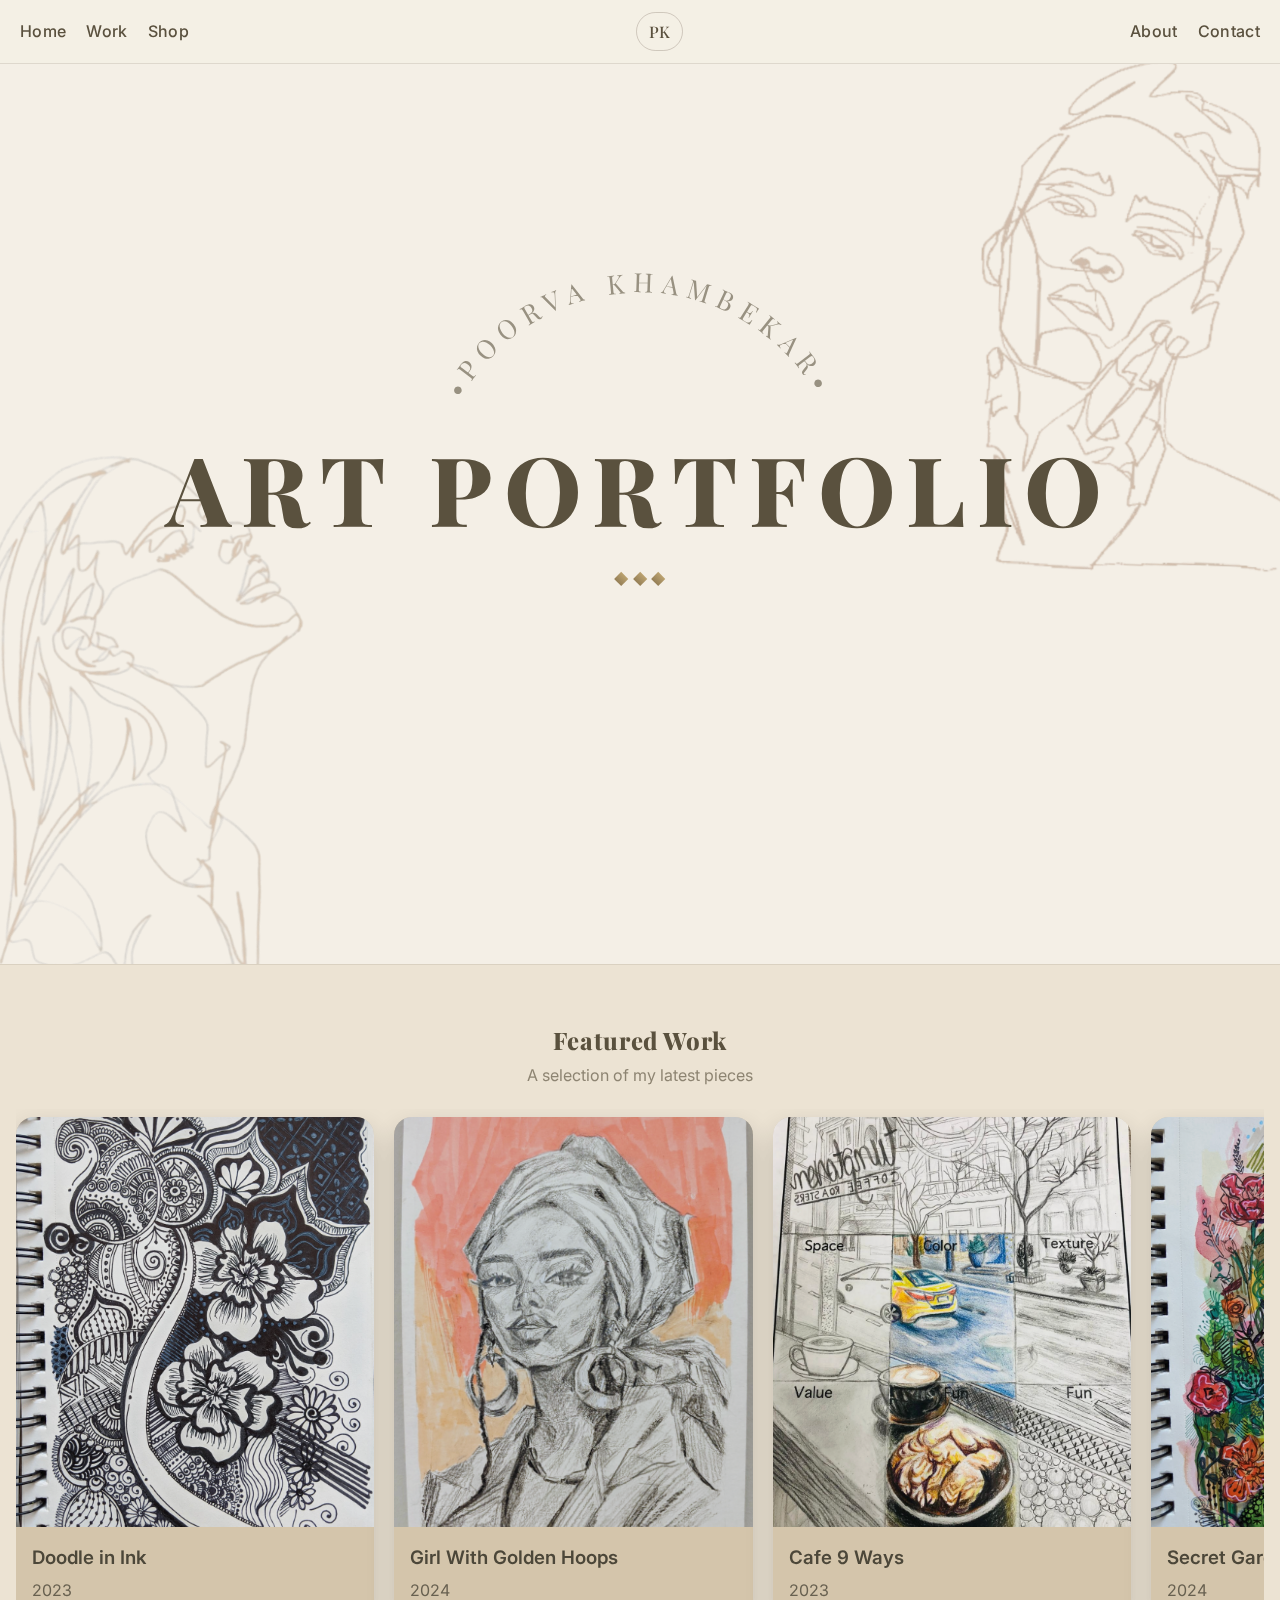
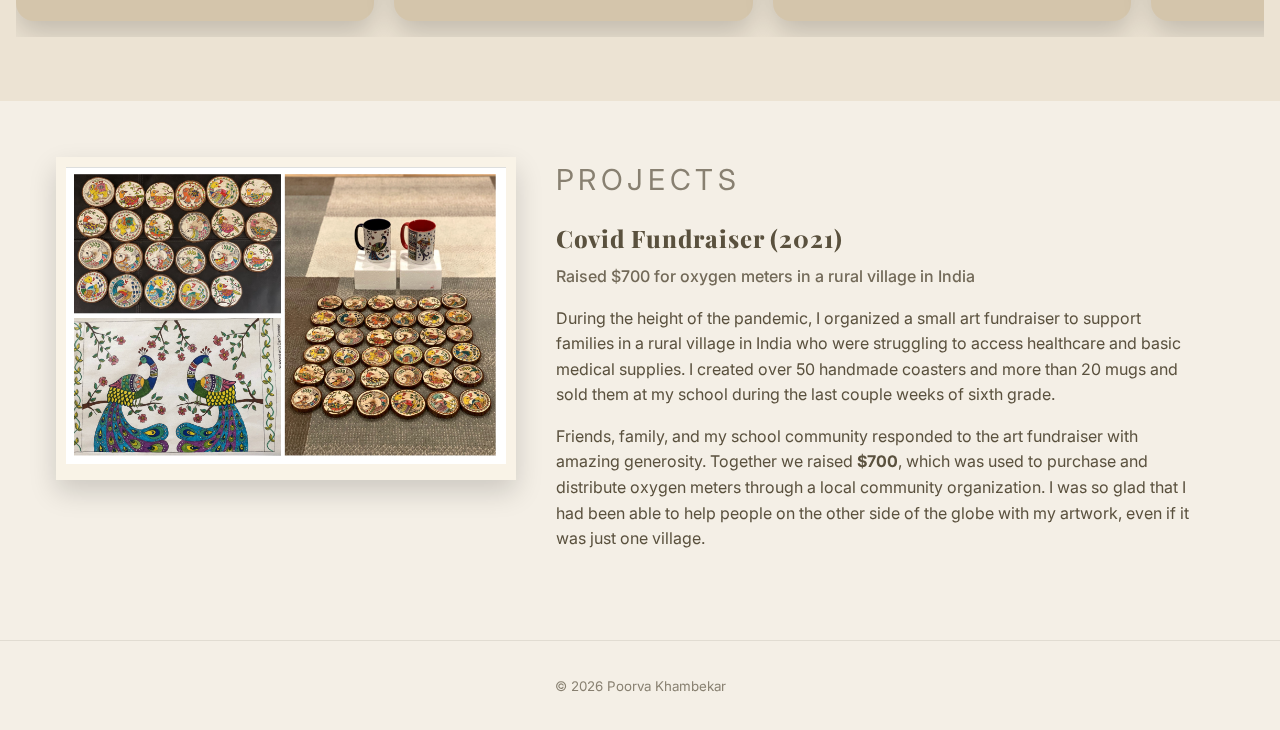
<file: index.html>
<!DOCTYPE html>
<html lang="en">
  <head>
    <meta charset="UTF-8" />
    <meta name="viewport" content="width=device-width, initial-scale=1.0" />
    <title>Art Portfolio • Poorva Khambekar</title>

    <!-- Fonts: classy serif for headings + clean sans for text -->
    <link rel="preconnect" href="https://fonts.googleapis.com">
    <link rel="preconnect" href="https://fonts.gstatic.com" crossorigin>
    <link href="https://fonts.googleapis.com/css2?family=Inter:wght@300;400;600&family=Playfair+Display:wght@500;700;800&display=swap" rel="stylesheet">
    <link href="https://fonts.googleapis.com/css2?family=Cormorant+Garamond:wght@400;500;600&display=swap" rel="stylesheet">

    <link rel="stylesheet" href="./styles.css" />
  </head>
  <body>
    <!-- Top nav -->
    <nav class="topnav">
      <ul>
        <li><a href="index.html">Home</a></li>
        <li><a href="work.html">Work</a></li>
        <li><a href="shop.html">Shop</a></li>
      </ul>

      <a class="brand" href="index.html">PK</a>

      <ul>
        <li><a href="about.html">About</a></li>
        <li><a href="contact.html">Contact</a></li>
      </ul>
    </nav>

    <main>
      <!-- Hero -->
      <section class="hero-crest">
        <svg class="name-ring" viewBox="0 0 300 300" aria-hidden="true">
          <defs>
            <path id="topArc" d="M 20,150 A 130,130 0 0 1 280,150" />
          </defs>
          <text class="ring-text" text-anchor="middle">
            <textPath href="#topArc" startOffset="50%">•POORVA KHAMBEKAR•</textPath>
          </text>
        </svg>

        <h1 class="display">ART PORTFOLIO</h1>
            <!-- Background hero images -->
            <!--
              <div class="hero-images">
              <img src="./images/.png" alt="Background accent" class="hero-img hero-img-top" />
              <img src="./images/hero_bottom_left.png" alt="Background accent" class="hero-img hero-img-bottom" />
            </div>
          
            -->

            <!-- Background hero images -->
            <div class="hero-images" aria-hidden="true">
              <!-- replace src paths with your transparent PNG/SVGs -->
              <img src="./images/lineart5.png"  alt="" class="hero-img hero-img-top">
              <img src="./images/lineart3.png" alt="" class="hero-img hero-img-bottom">
            </div>

          

        <div class="motif" aria-hidden="true">
          <span></span><span></span><span></span>
        </div>
      </section>
    </main>

    <!-- Featured Work -->
    <section id="featured" class="featured">
      <div class="featured-head">
        <h2 class="featured-title">Featured Work</h2>
        <p class="featured-sub">A selection of my latest pieces</p>
      </div>

      <div class="carousel" aria-label="Featured work carousel">
        <div class="carousel-track">
          <!-- Now all cards just link to work.html (top of page) -->
          <a class="card-link" href="work.html" aria-label="View Portrait Sketch">
            <article class="card">
              <img src="./images/art_1.png" alt="Portrait Sketch" />
              <div class="card-meta">
                <h3>Doodle in Ink</h3>
                <span>2023</span>
              </div>
            </article>
          </a>

          <a class="card-link" href="work.html" aria-label="View Woman">
            <article class="card">
              <img src="./images/art_7.png" alt="Woman" />
              <div class="card-meta">
                <h3>Girl With Golden Hoops</h3>
                <span>2024</span>
              </div>
            </article>
          </a>

          <a class="card-link" href="work.html" aria-label="View Floral Bouquet">
            <article class="card">
              <img src="./images/art_6.png" alt="Floral Bouquet" />
              <div class="card-meta">
                <h3>Cafe 9 Ways</h3>
                <span>2023</span>
              </div>
            </article>
          </a>

          <a class="card-link" href="work.html" aria-label="View Fashion Study">
            <article class="card">
              <img src="./images/art_4.png" alt="Fashion Study" />
              <div class="card-meta">
                <h3>Secret Garden</h3>
                <span>2024</span>
              </div>
            </article>
          </a>

          <a class="card-link" href="work.html" aria-label="View Urban Geometry">
            <article class="card">
              <img src="./images/art_5.png" alt="Lily" />
              <div class="card-meta">
                <h3>Cala Lily</h3>
                <span>2022</span>
              </div>
            </article>
          </a>
        </div>
      </div>
    </section>

        <!-- Projects -->
    <section id="projects" class="projects">
      <!-- Left: images -->
      <div class="projects-images">
        <figure class="project-photo">
          <!-- replace with your real image -->
          <img src="./images/art_28.png" alt="Artwork being sold to raise funds" />
        </figure>

       
      </div>

      <!-- Right: text -->
      <div class="projects-copy">
        <p class="projects-eyebrow">Projects</p>
        <h2 class="projects-title">Covid Fundraiser (2021)</h2>
        <p class="projects-sub">
          Raised $700 for oxygen meters in a rural village in India
        </p>

        <p>
          During the height of the pandemic, I organized a small art fundraiser to
          support families in a rural village in India who were struggling to access
          healthcare and basic medical supplies. I created over 50 handmade coasters and more than 20 mugs and sold them
          at my school during the last couple weeks of sixth grade. 
        </p>

        <p>
          Friends, family, and my school community responded to the art fundraiser with amazing generosity.
          Together we raised <strong>$700</strong>, which was used to purchase and
          distribute oxygen meters through a local community organization. I was so glad that I had been able to help people 
          on the other side of the globe with my artwork, even if it was just one village.
        </p>
      </div>
    </section>


    <footer class="site-footer">
      <small>&copy; <span id="year"></span> Poorva Khambekar</small>
    </footer>

    <script src="./script.js"></script>
  </body>
</html>
</file>
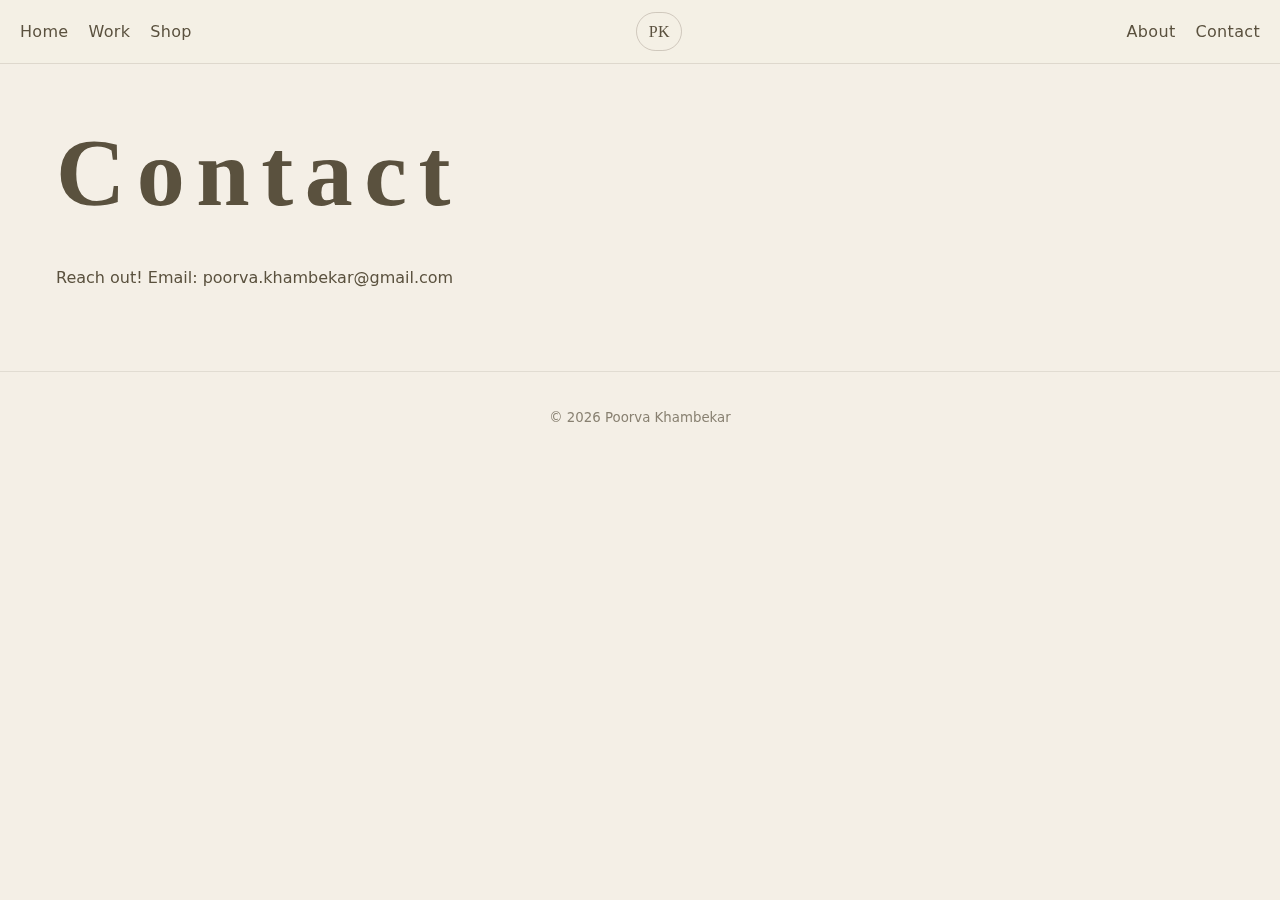
<file: contact.html>
<!DOCTYPE html>
<html lang="en">
  <head>
    <meta charset="UTF-8" />
    <meta name="viewport" content="width=device-width, initial-scale=1.0" />
    <title>Contact • Poorva Khambekar</title>

    <!-- import fonts -->
    <link rel="preconnect" href="https://fonts.googleapis.com">
    <link rel="preconnect" href="https://fonts.gstatic.com" crossorigin>
    <link href="https://fonts.googleapis.com/css2?family=Cormorant+Garamond:wght@400;500;600&display=swap" rel="stylesheet">

    <!-- main stylesheet -->
    <link rel="stylesheet" href="./styles.css" />
  </head>
  <body>
    <!-- same navbar -->
    <nav class="topnav">
      <ul>
        <li><a href="index.html">Home</a></li>
        <li><a href="work.html">Work</a></li>
        <li><a href="shop.html">Shop</a></li>
      </ul>

      <a class="brand" href="index.html">PK</a>

      <ul>
        <li><a href="about.html">About</a></li>
        <li><a href="contact.html">Contact</a></li>
      </ul>
    </nav>

    <main class="page-content">
      <h1 class="display">Contact</h1>
      <p class="intro">Reach out!
        Email: poorva.khambekar@gmail.com
      </p>
      <!-- you can later add a gallery grid here -->
    </main>

    <footer class="site-footer">
      <small>&copy; <span id="year"></span> Poorva Khambekar</small>
    </footer>

    <script src="./script.js"></script>
  </body>
</html>
</file>
<file: styles.css>
/* Elegant vintage portfolio hero */
/* Palette inspired by warm paper + botanical tones */
:root{
  --paper:#f4efe6;
  --ink:#5a513e;
  --accent:#b59a63;
  --accent-dark:#8a7246;
  --leaf1:#6c7a53;
  --leaf2:#38452b;
}

*{box-sizing:border-box}
html,body{height:100%}

body{
  margin:0;
  font-family: Inter, system-ui, -apple-system, Segoe UI, Roboto, Arial, sans-serif;
  color:var(--ink);
  background:var(--paper);
  line-height:1.6;
}

/* Top navigation */
.topnav{
  position:sticky; top:0;
  display:flex; align-items:center; justify-content:space-between;
  gap:1rem;
  padding:.75rem 1.25rem;
  border-bottom:1px solid rgba(90,81,62,.15);
  background:rgba(244,239,230,.9);
  backdrop-filter:saturate(140%) blur(6px);
  z-index:10;
}
.topnav ul{
  list-style:none; display:flex; gap:1.25rem; margin:0; padding:0;
}
.topnav a{
  text-decoration:none; color:var(--ink); font-weight:500; letter-spacing:.02em;
}
.topnav a:hover{ color:var(--accent-dark) }

.brand{
  font-family:"Playfair Display", serif;
  font-weight:800; letter-spacing:.08em;
  border:1px solid rgba(90,81,62,.25);
  padding:.35rem .7rem; border-radius:999px;
}

/* Hero */
.hero-crest {
  position: relative;
  display: flex;
  flex-direction: column;
  justify-content: center; /* centers vertically */
  align-items: center;
  text-align: center;
  min-height: 100vh;
  padding: 0 1rem;
  overflow: hidden;
  background: var(--paper);
}



/* Circular name ring */
.name-ring{
  position:absolute;
  width:min(52vmin,540px);
  height:min(52vmin,540px);
  top:50%; left:50%;
  transform:translate(-50%,-54%);
  pointer-events:none;
}

.ring-text{
  font-family:"Playfair Display", serif;
  font-size:17px; letter-spacing:.3em;
  fill:rgba(90,81,62,.6);
}
  
  /*
.ring-text {
  font-family: "Cormorant Garamond", serif;
  font-weight: 500;
  font-size: 20px;
  letter-spacing: 0.2em;
  fill: rgba(90, 81, 62, 0.7);
}
  */


/* Main title */
.display{
  font-family:"Playfair Display", serif;
  font-weight:800;
  font-size:clamp(2.8rem, 8vw, 6rem);
  letter-spacing:.12em;
  margin:0;
  color:var(--ink);
}

/* Small geometric motif under the title */
.motif{
  display:inline-grid; grid-auto-flow:column; gap:.5rem;
  margin-top:.6rem; margin-bottom:2rem;
}
.motif span{
  width:.65rem; height:.65rem; transform:rotate(45deg);
  background:linear-gradient(180deg,var(--accent),var(--accent-dark));
  opacity:.9;
}

/* Floral band at bottom of hero */
.floral-band{
  position:absolute; left:0; right:0; bottom:0;
  width:100%; height:260px; display:block;
}

/* Placeholders so your nav has anchors to scroll to for now */
.placeholder{
  min-height:30vh; display:grid; place-items:center;
  color:rgba(90,81,62,.55);
  border-top:1px dashed rgba(90,81,62,.15);
}
.placeholder h2{
  font-family:"Playfair Display", serif; font-weight:700; letter-spacing:.04em;
  color:rgba(90,81,62,.55); margin:3rem 0;
}

/* Footer */
.site-footer{
  text-align:center; padding:2rem 1rem; color:rgba(90,81,62,.7);
  border-top:1px solid rgba(90,81,62,.12);
}

/* Smooth scrolling for the nav */
html{ scroll-behavior:smooth }

/* Responsive tweaks */
@media (max-width:720px){
  .ring-text{ font-size:14px; letter-spacing:.25em }
  .topnav ul{ gap:.9rem }
}

/* Featured Work section */
.featured {
  padding: 3.5rem 1rem 4rem;
  background: #ece3d3; /* soft paper tone behind cards */
  border-top: 1px solid rgba(90,81,62,.12);
}

.featured-head {
  text-align: center;
  margin-bottom: 1.25rem;
}
.featured-title {
  font-family: "Playfair Display", serif;
  font-weight: 800;
  letter-spacing: .04em;
  margin: 0 0 .25rem;
  color: var(--ink);
}
.featured-sub {
  margin: 0;
  color: rgba(90,81,62,.65);
}

/* Carousel */
.carousel {
  position: relative;
  overflow: hidden;
}
/*
OLD was glitching out
.carousel-track {
  display: flex;
  gap: 1.25rem;
  */
  /* The magic: infinitely scroll left */
  /*
  animation: scroll-left var(--scroll-speed, 10s) linear infinite;
  will-change: transform;
  padding: .5rem 0 1rem;
}
*/
/* NEW */
.carousel-track {
  display: flex;
  /* JS will set --loop-distance and --speed */
  animation: marquee var(--speed, 30s) linear infinite;
  will-change: transform;
}

.carousel-track .sequence {
  display: flex;
  gap: 1.25rem;
  padding: .5rem 0 1rem; /* matches your original padding */
}


/* Pause on hover/focus 
.carousel:hover .carousel-track,
.carousel:focus-within .carousel-track { animation-play-state: paused; } 
*/

/* Card styling */
/*
.card {
OLD
  flex: 0 0 clamp(240px, 28vw, 360px);
  background: #d4c5ab;
  border-radius: 18px;
  overflow: hidden;
  box-shadow: 0 12px 28px rgba(0,0,0,.18);
}
  */

/*
new
*/
.card {
  flex: 0 0 auto;                /* don't let flex try to squeeze cards */
  width: clamp(240px, 28vw, 360px);  /* fixed width per card */
  background: #d4c5ab;
  border-radius: 18px;
  overflow: hidden;
  box-shadow: 0 12px 28px rgba(0,0,0,.18);

}

.card img {
  width: 100%;
  height: clamp(260px, 32vw, 460px);
  object-fit: cover;
  display: block;

}
.card-meta {
  padding: 1rem 1rem 1.1rem;
}
.card-meta h3 {
  margin: 0 0 .35rem;
  font-weight: 600;
  color: #4c4739;
}
.card-meta span {
  color: rgba(76,71,57,.8);
}

/* Infinite marquee effect – translate exactly 50% because we duplicate the items in JS */
/*
OLD but glitching
@keyframes scroll-left {
  from { transform: translateX(0); }
  to   { transform: translateX(-50%); }
}
*/

/* NEW */
@keyframes marquee {
  from { transform: translateX(0); }
  to   { transform: translateX(calc(-1 * var(--loop-distance, 0px))); }
}

/* Respect users who prefer reduced motion */
@media (prefers-reduced-motion: reduce) {
  .carousel-track { animation: none; }
}

/* Smooth hover animation for each card */
.card {
  transition: transform 220ms ease, box-shadow 220ms ease;
}
.card img {
  transition: transform 420ms ease, filter 420ms ease;
}

/* Zoom the image a bit on hover, keep track animating */
.card:hover { 
  transform: translateY(-4px);
  box-shadow: 0 18px 36px rgba(0,0,0,.22);
}
.card:hover img {
  transform: scale(1.06); /* tweak: 1.03–1.10 depending on taste */
  /* optional: slight contrast pop */
  /* filter: contrast(1.03) saturate(1.02); */
}

/* Accessibility: reduce motion preference */
@media (prefers-reduced-motion: reduce) {
  .card, .card img { transition: none; }
}
.floral-band {
  display: none;
}

/* ------- Work page: Masonry / Jigsaw gallery ------- */
.page-content {
  max-width: 1200px;
  margin: 0 auto;
  padding: 2rem 1rem 4rem;
}

/* Masonry using CSS columns (widely supported, no JS) */
.masonry {
  column-width: 320px;           /* target column width */
  column-gap: 1.25rem;           /* space between columns */
}

/* piece/card in masonry */
.piece {
  break-inside: avoid;
  display: inline-block;
  width: 100%;
  margin: 0 0 1.25rem;
  background: #efe5d2;
  border-radius: 0;
  box-shadow: 0 10px 24px rgba(0,0,0,.12);
  overflow: hidden;
  transition: box-shadow 180ms ease;   /* no transform on the outer card */
}

.piece:hover {
  box-shadow: 0 16px 32px rgba(0,0,0,.18);
}

/* animate the image only (no layout shift) */
.piece img {
  width: 100%;
  height: auto;
  display: block;
  transition: transform 280ms ease;
}
.piece:hover img { transform: scale(1.03); }


/* Caption */
.piece figcaption {
  padding: .9rem 1rem 1.1rem;
  color: #4c4739;
}
.piece figcaption h3 {
  margin: 0 0 .35rem;
  font-weight: 700;
  letter-spacing: .02em;
}
.piece figcaption p {
  margin: 0;
  color: rgba(76,71,57,.75);
  font-size: .95rem;
}

/* Responsive tuning */
@media (max-width: 900px){
  .masonry { column-width: 280px; }
}
@media (max-width: 600px){
  .masonry { column-width: 220px; }
}

/* make in-page anchors land below sticky nav */
.piece { scroll-margin-top: 96px; } /* adjust if your navbar height changes */

/* visual confirmation when arriving from a hash link */
.piece:target { animation: targetFlash 1.2s ease-out 1; }
@keyframes targetFlash {
  0%   { box-shadow: 0 0 0 0 rgba(181,154,99,0); }
  30%  { box-shadow: 0 0 0 6px rgba(181,154,99,.35); }
  100% { box-shadow: 0 10px 24px rgba(0,0,0,.12); }
}

/* anchors that wrap cards */
.card-link { display: block; text-decoration: none; color: inherit; }
.card-link:focus-visible { outline: 2px dashed rgba(90,81,62,.6); outline-offset: 6px; }




/* -------- Projects section (home page) -------- */
.projects {
  max-width: 1200px;
  margin: 0 auto;
  padding: 3.5rem 1rem 4.5rem;
  display: grid;
  grid-template-columns: minmax(0, 1.1fr) minmax(0, 1.6fr);
  gap: 2.5rem;
  align-items: flex-start;
}

.projects-images {
  display: grid;
  gap: 1.2rem;
}

.project-photo {
  margin: 0;
  background: #f9f3e7;
  padding: 0.6rem 0.6rem 1rem;
  box-shadow: 0 12px 26px rgba(0, 0, 0, 0.16);
  border-radius: 0;
}

.project-photo img {
  width: 100%;
  display: block;
  object-fit: cover;
}

/* Text column */
.projects-copy {
  max-width: 40rem;
}

.projects-eyebrow {
  text-transform: uppercase;
  letter-spacing: 0.16em;
  font-size: 1.8rem;
  margin: 0 0 0.35rem;
  color: rgba(90, 81, 62, 0.7);
}

.projects-title {
  font-family: "Playfair Display", serif;
  font-weight: 800;
  letter-spacing: 0.04em;
  margin: 0 0 0.4rem;
  color: var(--ink);
}

.projects-sub {
  margin: 0 0 1.1rem;
  font-weight: 500;
  color: rgba(90, 81, 62, 0.85);
}

.projects-copy p {
  margin: 0 0 1rem;
}

/* Stack nicely on smaller screens */
@media (max-width: 900px) {
  .projects {
    grid-template-columns: 1fr;
  }
}


/* Background images in hero (decorative) */
.hero-images{
  position:absolute;
  inset:0;                 /* fill the hero */
  pointer-events:none;     /* never block clicks */
  z-index:1;               /* below the title/ring */
}

.hero-img{
  position:absolute;
  opacity:.32;             /* soft, semi-transparent */
  mix-blend-mode:normal;   /* keep colors gentle; try multiply if desired */
  object-fit:contain;
  max-height:60vh;         /* up to half the viewport height */
  width:33vw;              /* about a third of the viewport width */
}

/* Place each image in opposite corners */
.hero-img-top{
  top:-1.5rem;             /* pull slightly off the edge */
  right:-3.75rem;
  transform:rotate(2deg);
}

.hero-img-bottom{
  bottom:-1.5rem;
  left:-4.5rem;
  transform:rotate(-2deg);
}

/* Ensure text/ring sit above the images */
/* keep the ring absolutely positioned and just raise it above the images */
.name-ring{
  z-index: 2;              /* DO NOT change position here */
}

/* only the title + motif need relative positioning for layering */
.hero-crest .display,
.motif{
  position: relative;
  z-index: 2;
}

/* background images stay behind */
.hero-images{ z-index: 1; }


/* Scale down on smaller screens so they don't crowd the title */
@media (max-width: 900px){
  .hero-img{ width:42vw; max-height:42vh; opacity:.18; }
}
@media (max-width: 600px){
  .hero-img{ width:50vw; max-height:36vh; opacity:.16; }
  .hero-img-top{ top:-.5rem; right:-.5rem; }
  .hero-img-bottom{ bottom:-.5rem; left:-.5rem; }
}
</file>
